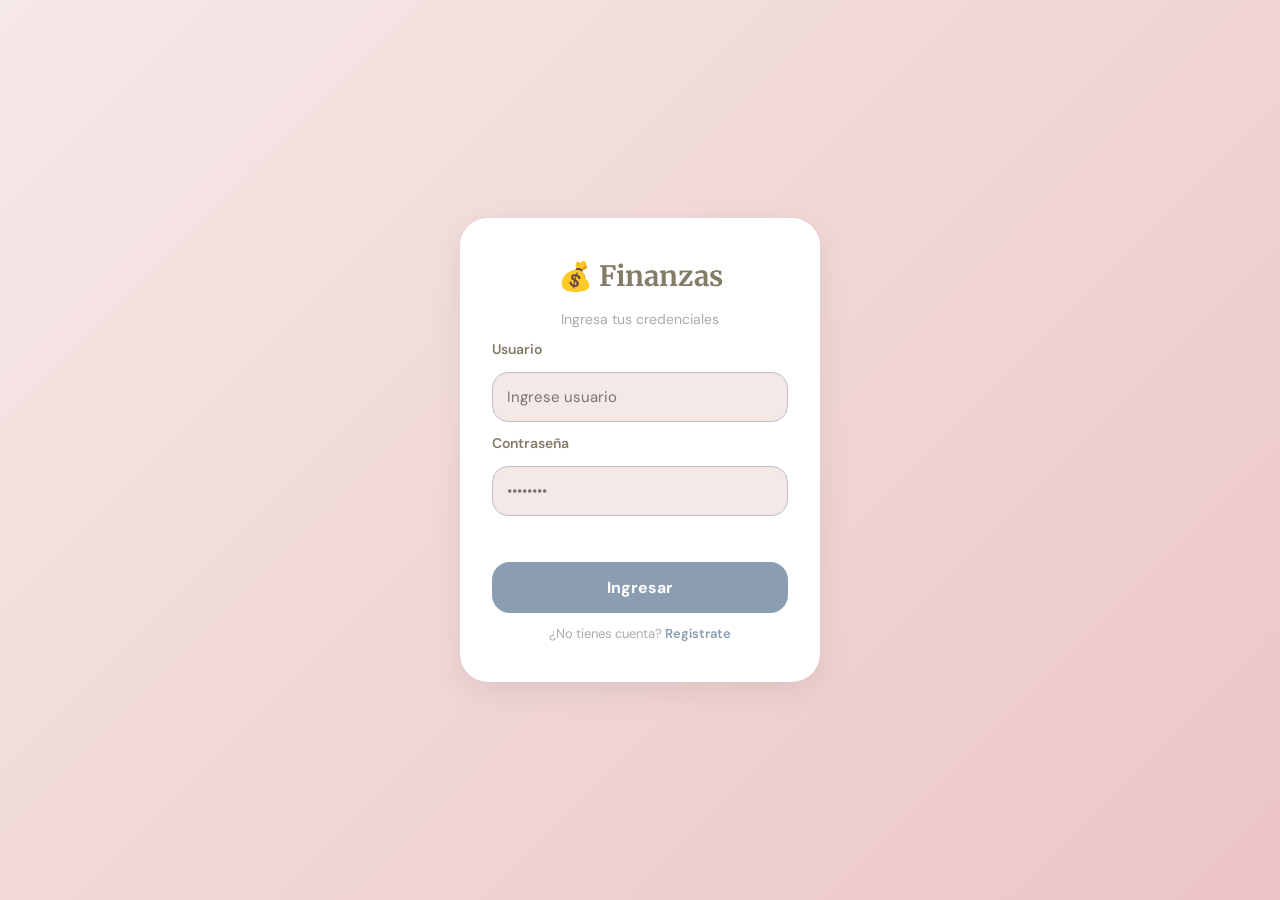
<file: frontend/login.html>
<!DOCTYPE html>
<html lang="es">
<head>
  <meta charset="UTF-8" />
  <meta name="viewport" content="width=device-width, initial-scale=1.0" />
  <title>Login · Finanzas</title>
  <link rel="preconnect" href="https://fonts.googleapis.com">
  <link href="https://fonts.googleapis.com/css2?family=DM+Sans:wght@400;600;700&family=Merriweather:wght@700&display=swap" rel="stylesheet">
  <style>
    * {
      box-sizing: border-box;
      font-family: 'DM Sans', sans-serif;
      margin: 0;
      padding: 0;
    }

    body {
      min-height: 100vh;
      background: linear-gradient(135deg, #F5E9E7, #ECC5C6);
      display: flex;
      align-items: center;
      justify-content: center;
      padding: 20px;
    }

    .login-card {
      background: white;
      border-radius: 28px;
      padding: 40px 32px;
      width: 100%;
      max-width: 360px;
      box-shadow: 0 8px 32px rgba(0,0,0,0.08);
      display: flex;
      flex-direction: column;
      gap: 12px;
      animation: fadeUp 0.4s ease forwards;
    }

    .login-titulo {
      font-family: 'Merriweather', serif;
      color: #837D68;
      font-size: 28px;
      text-align: center;
      margin-bottom: 4px;
    }

    .login-subtitulo {
      text-align: center;
      color: #aaa;
      font-size: 14px;
    }

    label {
      display: block;
      font-size: 14px;
      font-weight: 600;
      color: #837D68;
      margin-bottom: 2px;
    }

    input {
      display: block;
      width: 100%;
      padding: 14px;
      border-radius: 16px;
      border: 1px solid #C1C0C2;
      background: #F5E9E7;
      font-size: 15px;
      font-family: 'DM Sans', sans-serif;
      transition: 0.2s;
    }

    input:focus {
      outline: none;
      border-color: #8A9DB1;
      box-shadow: 0 0 0 4px rgba(138,157,177,0.2);
    }

    button {
      display: block;
      width: 100%;
      padding: 15px;
      border: none;
      border-radius: 18px;
      background: #8A9DB1;
      color: white;
      font-size: 16px;
      font-weight: bold;
      font-family: 'DM Sans', sans-serif;
      cursor: pointer;
      transition: 0.2s;
      margin-top: 4px;
    }

    button:hover { background: #837D68; transform: translateY(-2px); }
    button:disabled { opacity: 0.7; cursor: not-allowed; transform: none; }

    .login-link {
      text-align: center;
      font-size: 13px;
      color: #aaa;
    }

    .login-link a {
      color: #8A9DB1;
      text-decoration: none;
      font-weight: 600;
    }

    .login-link a:hover { text-decoration: underline; }

    #errorLogin {
      color: #D46A6A;
      font-size: 13px;
      text-align: center;
      min-height: 18px;
    }

    @keyframes fadeUp {
      from { opacity: 0; transform: translateY(16px); }
      to   { opacity: 1; transform: translateY(0); }
    }
  </style>
</head>
<body>
  <div class="login-card">
    <h1 class="login-titulo">💰 Finanzas</h1>
    <p class="login-subtitulo">Ingresa tus credenciales</p>

    <label>Usuario</label>
    <input type="text" id="inputUsuario" placeholder="Ingrese usuario" />

    <label>Contraseña</label>
    <input type="password" id="inputPassword" placeholder="••••••••" />

    <p id="errorLogin"></p>

    <button id="btnLogin">Ingresar</button>

    <p class="login-link">
      ¿No tienes cuenta? <a href="registro.html">Regístrate</a>
    </p>
  </div>

  <script>
    // URL de la API detectada automáticamente desde el host actual.
    // Funciona desde cualquier IP sin necesidad de cambiar el código.
    const API = `${window.location.protocol}//${window.location.hostname}:5000`;

    document.getElementById("btnLogin").addEventListener("click", async () => {
      const btn      = document.getElementById("btnLogin");
      const usuario  = document.getElementById("inputUsuario").value.trim();
      const password = document.getElementById("inputPassword").value;
      const errorEl  = document.getElementById("errorLogin");

      errorEl.textContent = "";

      if (!usuario || !password) {
        errorEl.textContent = "Completa ambos campos.";
        return;
      }

      try {
        btn.disabled    = true;
        btn.textContent = "Ingresando...";

        const res  = await fetch(`${API}/login`, {
          method:  "POST",
          headers: { "Content-Type": "application/json" },
          body:    JSON.stringify({ usuario, password })
        });
        const data = await res.json();

        if (data.ok) {
          localStorage.setItem("token", data.token);
          window.location.href = "index.html";
        } else {
          errorEl.textContent = data.error;
        }
      } catch (e) {
        errorEl.textContent = "No se pudo conectar con la API.";
      } finally {
        btn.disabled    = false;
        btn.textContent = "Ingresar";
      }
    });

    document.addEventListener("keydown", e => {
      if (e.key === "Enter") document.getElementById("btnLogin").click();
    });
  </script>
</body>
</html>
</file>
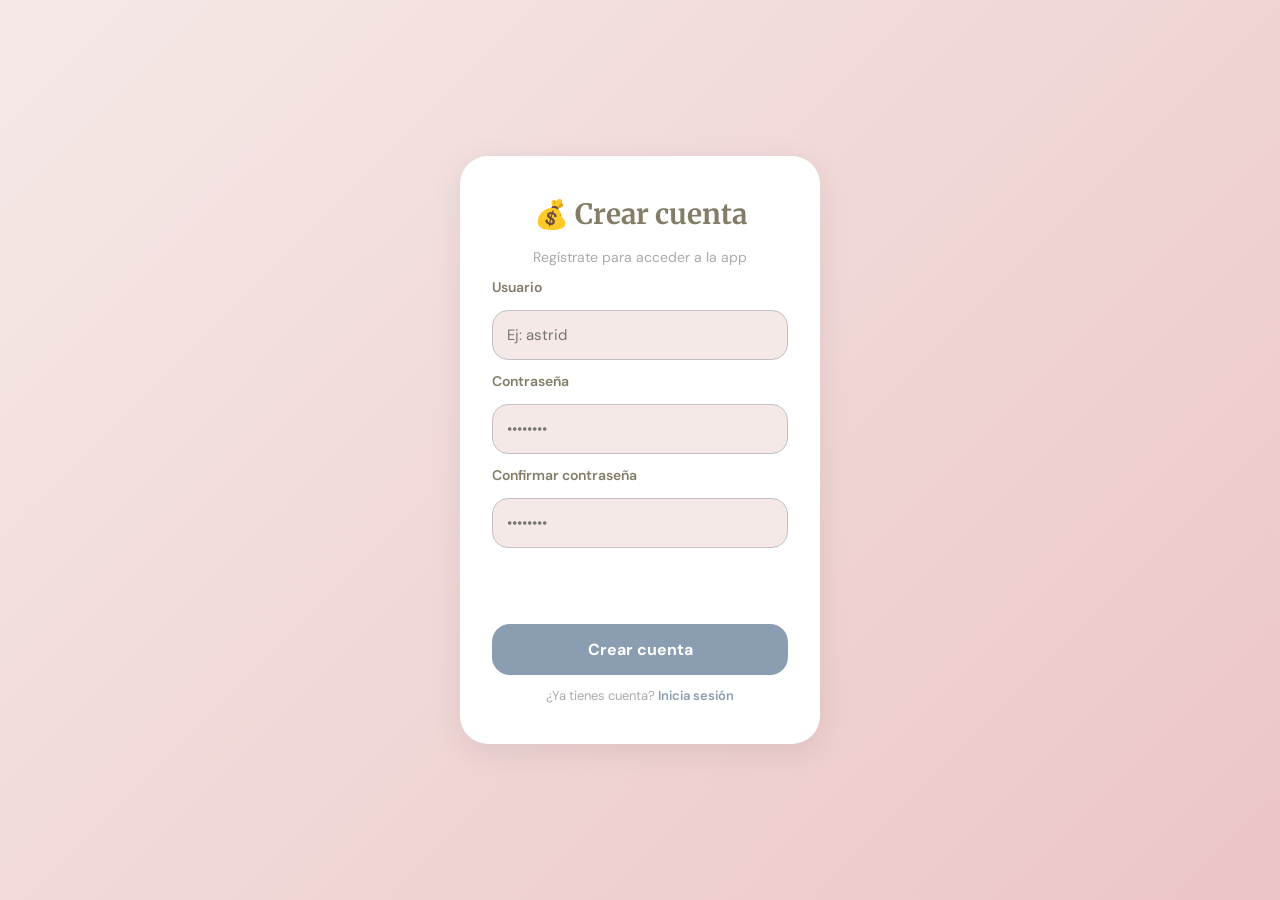
<file: frontend/registro.html>
<!DOCTYPE html>
<html lang="es">
<head>
  <meta charset="UTF-8" />
  <meta name="viewport" content="width=device-width, initial-scale=1.0" />
  <title>Registro · Finanzas</title>
  <link rel="preconnect" href="https://fonts.googleapis.com">
  <link href="https://fonts.googleapis.com/css2?family=DM+Sans:wght@400;600;700&family=Merriweather:wght@700&display=swap" rel="stylesheet">
  <style>
    * {
      box-sizing: border-box;
      font-family: 'DM Sans', sans-serif;
      margin: 0;
      padding: 0;
    }

    body {
      min-height: 100vh;
      background: linear-gradient(135deg, #F5E9E7, #ECC5C6);
      display: flex;
      align-items: center;
      justify-content: center;
      padding: 20px;
    }

    .login-card {
      background: white;
      border-radius: 28px;
      padding: 40px 32px;
      width: 100%;
      max-width: 360px;
      box-shadow: 0 8px 32px rgba(0,0,0,0.08);
      display: flex;
      flex-direction: column;
      gap: 12px;
      animation: fadeUp 0.4s ease forwards;
    }

    .login-titulo {
      font-family: 'Merriweather', serif;
      color: #837D68;
      font-size: 28px;
      text-align: center;
      margin-bottom: 4px;
    }

    .login-subtitulo {
      text-align: center;
      color: #aaa;
      font-size: 14px;
    }

    label {
      display: block;
      font-size: 14px;
      font-weight: 600;
      color: #837D68;
      margin-bottom: 2px;
    }

    input {
      display: block;
      width: 100%;
      padding: 14px;
      border-radius: 16px;
      border: 1px solid #C1C0C2;
      background: #F5E9E7;
      font-size: 15px;
      font-family: 'DM Sans', sans-serif;
      transition: 0.2s;
    }

    input:focus {
      outline: none;
      border-color: #8A9DB1;
      box-shadow: 0 0 0 4px rgba(138,157,177,0.2);
    }

    button {
      display: block;
      width: 100%;
      padding: 15px;
      border: none;
      border-radius: 18px;
      background: #8A9DB1;
      color: white;
      font-size: 16px;
      font-weight: bold;
      font-family: 'DM Sans', sans-serif;
      cursor: pointer;
      transition: 0.2s;
      margin-top: 4px;
    }

    button:hover { background: #837D68; transform: translateY(-2px); }
    button:disabled { opacity: 0.7; cursor: not-allowed; transform: none; }

    .login-link {
      text-align: center;
      font-size: 13px;
      color: #aaa;
    }

    .login-link a {
      color: #8A9DB1;
      text-decoration: none;
      font-weight: 600;
    }

    .login-link a:hover { text-decoration: underline; }

    #errorRegistro {
      color: #D46A6A;
      font-size: 13px;
      text-align: center;
      min-height: 18px;
    }

    #exitoRegistro {
      color: #5a9e85;
      font-size: 13px;
      text-align: center;
      min-height: 18px;
    }

    @keyframes fadeUp {
      from { opacity: 0; transform: translateY(16px); }
      to   { opacity: 1; transform: translateY(0); }
    }
  </style>
</head>
<body>
  <div class="login-card">
    <h1 class="login-titulo">💰 Crear cuenta</h1>
    <p class="login-subtitulo">Regístrate para acceder a la app</p>

    <label>Usuario</label>
    <input type="text" id="inputUsuario" placeholder="Ej: astrid" />

    <label>Contraseña</label>
    <input type="password" id="inputPassword" placeholder="••••••••" />

    <label>Confirmar contraseña</label>
    <input type="password" id="inputConfirm" placeholder="••••••••" />

    <p id="errorRegistro"></p>
    <p id="exitoRegistro"></p>

    <button id="btnRegistro">Crear cuenta</button>

    <p class="login-link">
      ¿Ya tienes cuenta? <a href="login.html">Inicia sesión</a>
    </p>
  </div>

  <script>
    // URL de la API detectada automáticamente desde el host actual.
    // Funciona desde cualquier IP sin necesidad de cambiar el código.
    const API = `${window.location.protocol}//${window.location.hostname}:5000`;

    document.getElementById("btnRegistro").addEventListener("click", async () => {
      const btn      = document.getElementById("btnRegistro");
      const usuario  = document.getElementById("inputUsuario").value.trim();
      const password = document.getElementById("inputPassword").value;
      const confirm  = document.getElementById("inputConfirm").value;
      const errorEl  = document.getElementById("errorRegistro");
      const exitoEl  = document.getElementById("exitoRegistro");

      errorEl.textContent = "";
      exitoEl.textContent = "";

      if (!usuario || !password || !confirm) {
        errorEl.textContent = "Completa todos los campos.";
        return;
      }

      if (password.length < 6) {
        errorEl.textContent = "La contraseña debe tener al menos 6 caracteres.";
        return;
      }

      if (password !== confirm) {
        errorEl.textContent = "Las contraseñas no coinciden.";
        return;
      }

      try {
        btn.disabled    = true;
        btn.textContent = "Creando cuenta...";

        const res  = await fetch(`${API}/registro`, {
          method:  "POST",
          headers: { "Content-Type": "application/json" },
          body:    JSON.stringify({ username: usuario, password })
        });
        const data = await res.json();

        if (data.ok) {
          exitoEl.textContent = "✅ Cuenta creada. Redirigiendo...";
          setTimeout(() => {
            window.location.href = "login.html";
          }, 1500);
        } else {
          errorEl.textContent = data.error;
        }
      } catch (e) {
        errorEl.textContent = "No se pudo conectar con la API.";
      } finally {
        btn.disabled    = false;
        btn.textContent = "Crear cuenta";
      }
    });

    document.addEventListener("keydown", e => {
      if (e.key === "Enter") document.getElementById("btnRegistro").click();
    });
  </script>
</body>
</html>
</file>
